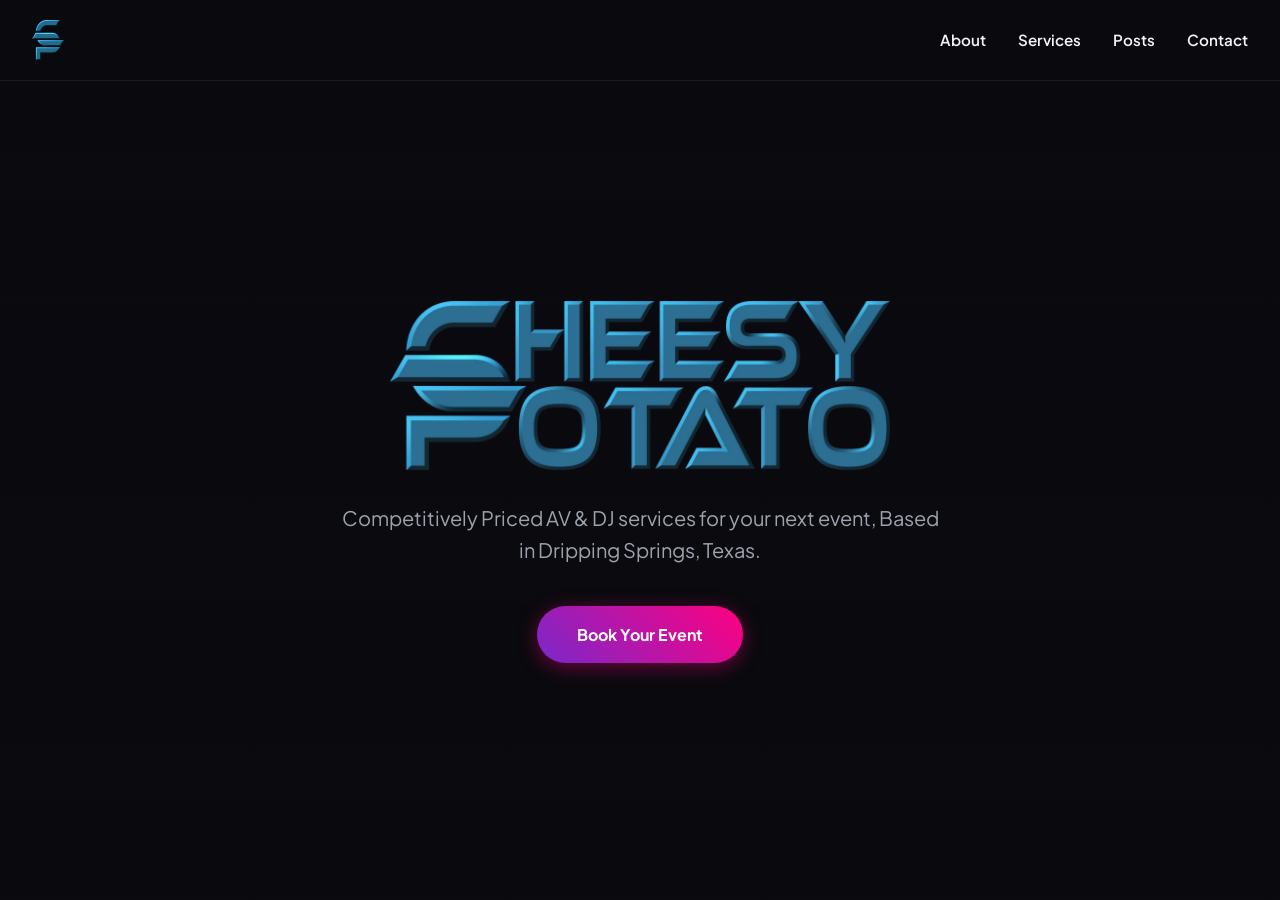
<file: index.html>
<!DOCTYPE html>
<html lang="en">
<head>
    <meta charset="UTF-8">
    <meta name="viewport" content="width=device-width, initial-scale=1.0">
    <title>DJ Cheesy Potato</title>
    
    <link rel="icon" type="image/png" href="logo_small.png">
    <link rel="preconnect" href="https://fonts.googleapis.com">
    <link rel="preconnect" href="https://fonts.gstatic.com" crossorigin>
    <link href="https://fonts.googleapis.com/css2?family=Plus+Jakarta+Sans:wght@300;400;600;800&display=swap" rel="stylesheet">
    <link rel="stylesheet" href="styles.css">
</head>
<body>

    <video autoplay loop muted playsinline id="bg-video">
        <source src="SetupTimelapse.mp4" type="video/mp4">
        Your browser does not support the video tag.
    </video>
    
    <div class="video-overlay"></div>

    <nav class="navbar">
        <a href="index.html" class="nav-logo">
            <img src="logo_small.png" alt="DJ Logo">
        </a>
        <button class="mobile-toggle" id="mobile-toggle" aria-label="Toggle Navigation">☰</button>
        <ul class="nav-links" id="nav-links">
            <li><a href="about.html">About</a></li>
            <li><a href="services.html">Services</a></li>
            <li><a href="socials.html">Posts</a></li>
            <li><a href="contact.html">Contact</a></li>
        </ul>
    </nav>

    <header class="hero">
        <img src="logo_wide.png" alt="DJ Main Logo" class="hero-logo-img">
        <p>Competitively Priced AV & DJ services for your next event, Based in Dripping Springs, Texas.</p>
        <a href="contact.html" class="btn">Book Your Event</a>
    </header>
    <script>
        document.getElementById('year').textContent = new Date().getFullYear();

        const mobileToggle = document.getElementById('mobile-toggle');
        const navLinks = document.getElementById('nav-links');

        mobileToggle.addEventListener('click', () => {
            navLinks.classList.toggle('active');
        });
    </script>
</body>
</html>
</file>
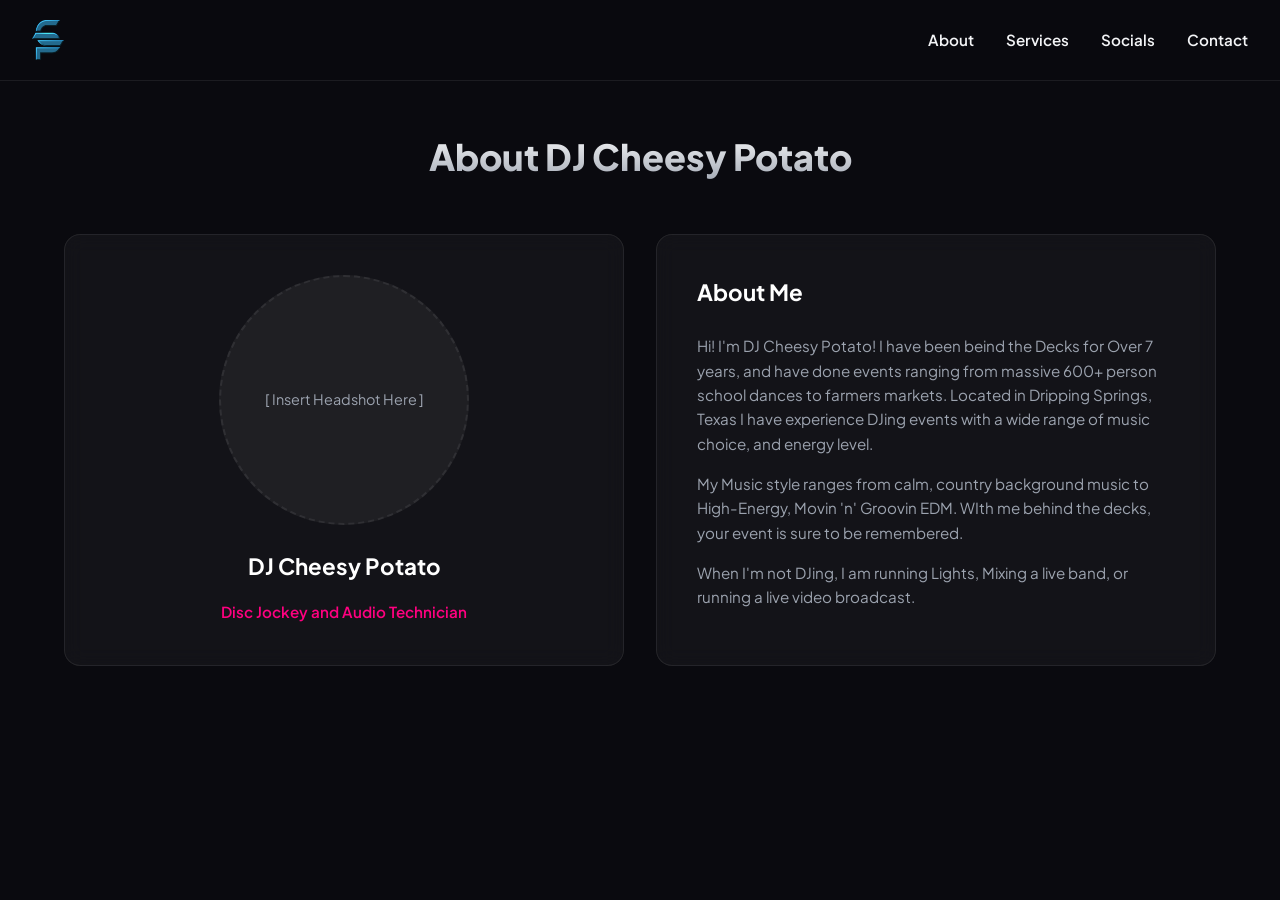
<file: about.html>
<!DOCTYPE html>
<html lang="en">
<head>
    <meta charset="UTF-8">
    <meta name="viewport" content="width=device-width, initial-scale=1.0">
    <title>About | DJ Cheesy Potato</title>
    
    <link rel="icon" type="image/png" href="logo_small.png">
    <link href="https://fonts.googleapis.com/css2?family=Plus+Jakarta+Sans:wght@300;400;600;800&display=swap" rel="stylesheet">
    <link rel="stylesheet" href="styles.css">
</head>
<body class="bg-image">

    <nav class="navbar">
        <a href="index.html" class="nav-logo">
            <img src="logo_small.png" alt="DJ Logo">
        </a>
        <button class="mobile-toggle" id="mobile-toggle" aria-label="Toggle Navigation">☰</button>
        <ul class="nav-links" id="nav-links">
            <li><a href="about.html">About</a></li>
            <li><a href="services.html">Services</a></li>
            <li><a href="socials.html">Socials</a></li>
            <li><a href="contact.html">Contact</a></li>
        </ul>
    </nav>

    <main class="page-content">
        <h2 class="section-title">About DJ Cheesy Potato</h2>
        
        <div class="grid">
            <div class="card text-center" style="display: flex; flex-direction: column; align-items: center; justify-content: center;">
                <div style="width: 250px; height: 250px; background: rgba(255,255,255,0.05); border-radius: 50%; border: 2px dashed var(--card-border); margin-bottom: 1.5rem; display: flex; align-items: center; justify-content: center; overflow: hidden;">
                    
                    <span style="color: var(--text-muted); font-size: 0.9rem;">[ Insert Headshot Here ]</span>
                </div>
                <h3>DJ Cheesy Potato</h3>
                <p style="color: var(--secondary-accent); font-weight: 600;">Disc Jockey and Audio Technician</p>
            </div>
            
            <div class="card">
                <h3 style="margin-bottom: 1.5rem;">About Me</h3>
                <p style="margin-bottom: 1rem;">Hi! I'm DJ Cheesy Potato! I have been beind the Decks for Over 7 years, and have done events ranging from massive 600+ person school dances to farmers markets. Located in Dripping Springs, Texas I have experience DJing events with a wide range of music choice, and energy level.</p>
                <p style="margin-bottom: 1rem;">My Music style ranges from calm, country background music to High-Energy, Movin 'n' Groovin EDM. WIth me behind the decks, your event is sure to be remembered.</p>
                <p>When I'm not DJing, I am running Lights, Mixing a live band, or running a live video broadcast.</p>
            </div>
        </div>
    </main>
    <script>
        document.getElementById('year').textContent = new Date().getFullYear();
        
        const mobileToggle = document.getElementById('mobile-toggle');
        const navLinks = document.getElementById('nav-links');
        
        mobileToggle.addEventListener('click', () => { 
            navLinks.classList.toggle('active'); 
        });
    </script>
</body>
</html>
</file>
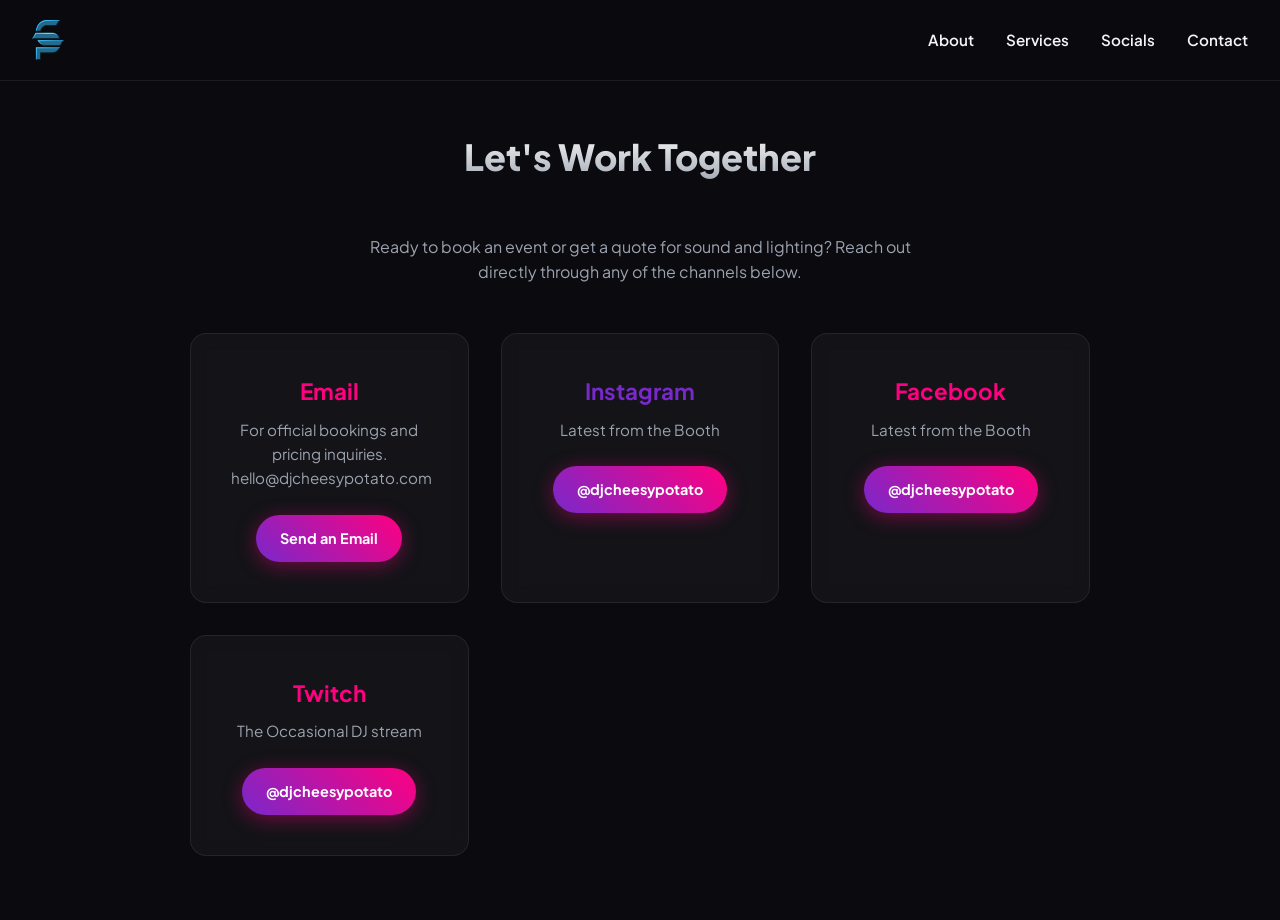
<file: contact.html>
<!DOCTYPE html>
<html lang="en">
<head>
    <meta charset="UTF-8">
    <meta name="viewport" content="width=device-width, initial-scale=1.0">
    <title>Contact | DJ Cheesy Potato</title>
    
    <link rel="icon" type="image/png" href="logo_small.png">
    <link href="https://fonts.googleapis.com/css2?family=Plus+Jakarta+Sans:wght@300;400;600;800&display=swap" rel="stylesheet">
    <link rel="stylesheet" href="styles.css">
</head>
<body class="bg-image">

    <nav class="navbar">
        <a href="index.html" class="nav-logo">
            <img src="logo_small.png" alt="DJ Logo">
        </a>
        <button class="mobile-toggle" id="mobile-toggle" aria-label="Toggle Navigation">☰</button>
        <ul class="nav-links" id="nav-links">
            <li><a href="about.html">About</a></li>
            <li><a href="services.html">Services</a></li>
            <li><a href="socials.html">Socials</a></li>
            <li><a href="contact.html">Contact</a></li>
        </ul>
    </nav>

    <main class="page-content">
        <h2 class="section-title">Let's Work Together</h2>
        <p class="text-center" style="max-width: 600px; margin: 0 auto 3rem; color: var(--text-muted);">
            Ready to book an event or get a quote for sound and lighting? Reach out directly through any of the channels below.
        </p>
        
        <div class="grid" style="max-width: 900px; margin: 0 auto; grid-template-columns: repeat(auto-fit, minmax(250px, 1fr));">
            
            <div class="card text-center">
                <h3 style="color: var(--secondary-accent); margin-bottom: 0.5rem;">Email</h3>
                <p style="margin-bottom: 1.5rem;">For official bookings and pricing inquiries. hello@djcheesypotato.com</p>
                <a href="mailto:hello@djcheesypotato.com" class="btn" style="padding: 0.75rem 1.5rem; font-size: 0.9rem;">Send an Email</a>
            </div>
            
            <div class="card text-center">
                <h3 style="color: var(--primary-accent); margin-bottom: 0.5rem;">Instagram</h3>
                <p style="margin-bottom: 1.5rem;">Latest from the Booth</p>
                <a href="https://instagram.com/djcheesypotato" target="_blank" rel="noopener noreferrer" class="btn" style="padding: 0.75rem 1.5rem; font-size: 0.9rem;">@djcheesypotato</a>
            </div>

            <div class="card text-center">
                <h3 style="color: var(--secondary-accent); margin-bottom: 0.5rem;">Facebook</h3>
                <p style="margin-bottom: 1.5rem;">Latest from the Booth</p>
                <a href="https://www.facebook.com/djcheesypotato" class="btn" style="padding: 0.75rem 1.5rem; font-size: 0.9rem;">@djcheesypotato</a>
            </div>

            <div class="card text-center">
                <h3 style="color: var(--secondary-accent); margin-bottom: 0.5rem;">Twitch</h3>
                <p style="margin-bottom: 1.5rem;">The Occasional DJ stream</p>
                <a href="https://twitch.tv/djcheesypotato" class="btn" style="padding: 0.75rem 1.5rem; font-size: 0.9rem;">@djcheesypotato</a>
            </div>


        </div>
    </main>
    <script>
        document.getElementById('year').textContent = new Date().getFullYear();
        
        const mobileToggle = document.getElementById('mobile-toggle');
        const navLinks = document.getElementById('nav-links');
        
        mobileToggle.addEventListener('click', () => { 
            navLinks.classList.toggle('active'); 
        });
    </script>
</body>
</html>
</file>
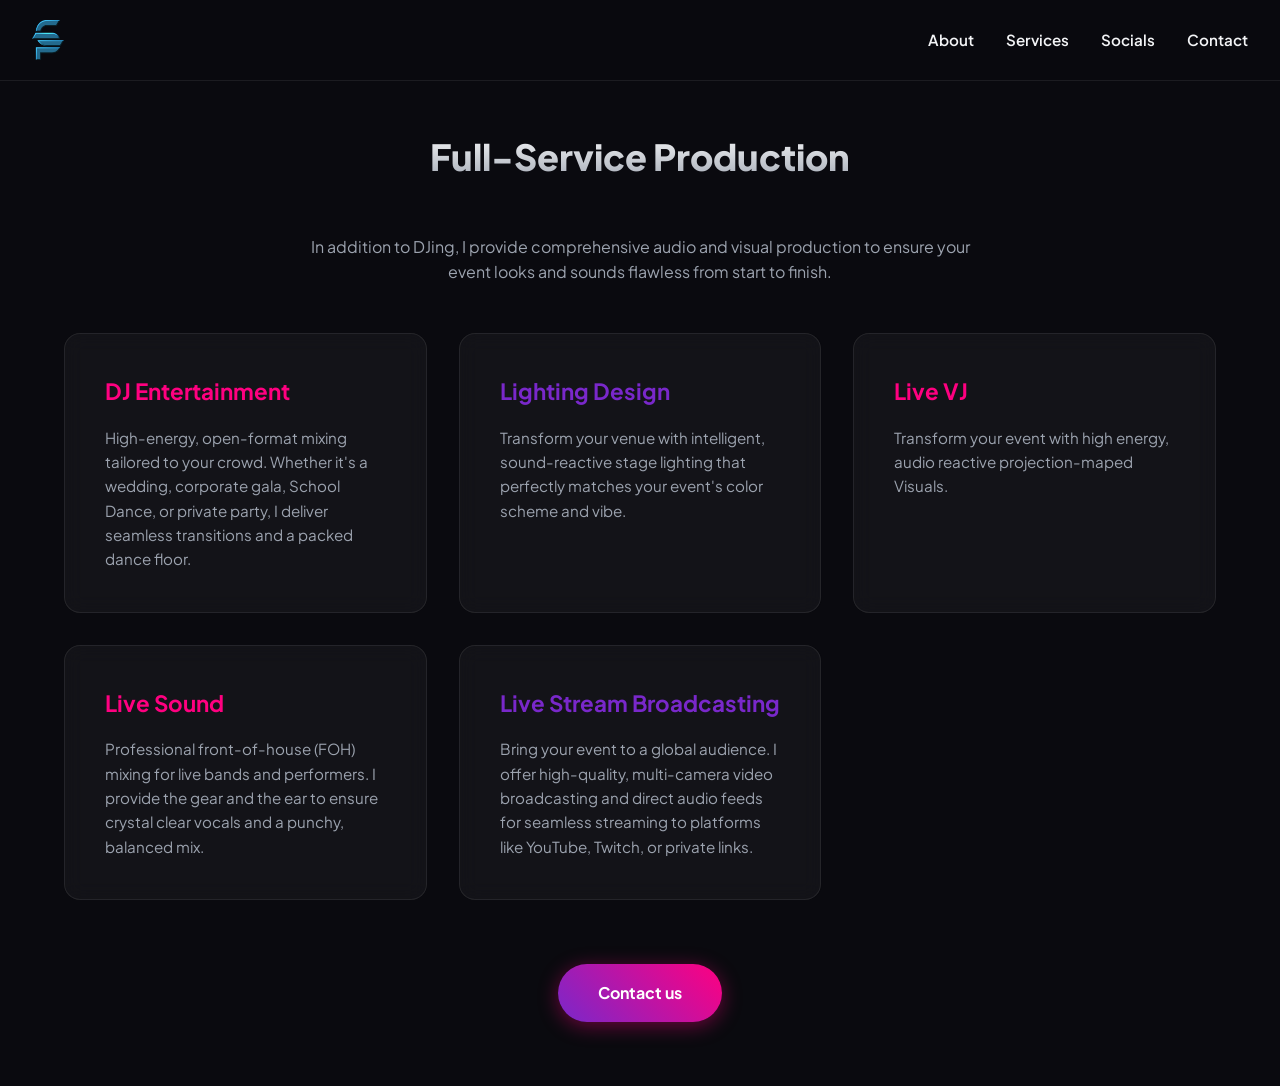
<file: services.html>
<!DOCTYPE html>
<html lang="en">
<head>
    <meta charset="UTF-8">
    <meta name="viewport" content="width=device-width, initial-scale=1.0">
    <title>Services | DJ Cheesy Potato</title>
    
    <link rel="icon" type="image/png" href="logo_small.png">
    <link href="https://fonts.googleapis.com/css2?family=Plus+Jakarta+Sans:wght@300;400;600;800&display=swap" rel="stylesheet">
    <link rel="stylesheet" href="styles.css">
</head>
<body class="bg-image">

    <nav class="navbar">
        <a href="index.html" class="nav-logo">
            <img src="logo_small.png" alt="DJ Logo">
        </a>
        <button class="mobile-toggle" id="mobile-toggle" aria-label="Toggle Navigation">☰</button>
        <ul class="nav-links" id="nav-links">
            <li><a href="about.html">About</a></li>
            <li><a href="services.html">Services</a></li>
            <li><a href="socials.html">Socials</a></li>
            <li><a href="contact.html">Contact</a></li>
        </ul>
    </nav>

    <main class="page-content">
        <h2 class="section-title">Full-Service Production</h2>
        <p class="text-center" style="max-width: 700px; margin: 0 auto 3rem; color: var(--text-muted);">
            In addition to DJing, I provide comprehensive audio and visual production to ensure your event looks and sounds flawless from start to finish.
        </p>
        
        <div class="grid">
            <div class="card">
                <h3 style="color: var(--secondary-accent);">DJ Entertainment</h3>
                <p>High-energy, open-format mixing tailored to your crowd. Whether it's a wedding, corporate gala, School Dance, or private party, I deliver seamless transitions and a packed dance floor.</p>
            </div>
            
            <div class="card">
                <h3 style="color: var(--primary-accent);">Lighting Design</h3>
                <p>Transform your venue with intelligent, sound-reactive stage lighting that perfectly matches your event's color scheme and vibe.</p>
            </div>
            
            <div class="card">
                <h3 style="color: var(--secondary-accent);">Live VJ</h3>
                <p>Transform your event with high energy, audio reactive projection-maped Visuals. </p>
            </div>

            <div class="card">
                <h3 style="color: var(--secondary-accent);">Live Sound</h3>
                <p>Professional front-of-house (FOH) mixing for live bands and performers. I provide the gear and the ear to ensure crystal clear vocals and a punchy, balanced mix.</p>
            </div>

            <div class="card">
                <h3 style="color: var(--primary-accent);">Live Stream Broadcasting</h3>
                <p>Bring your event to a global audience. I offer high-quality, multi-camera video broadcasting and direct audio feeds for seamless streaming to platforms like YouTube, Twitch, or private links.</p>
            </div>
        </div>
        
        <div class="text-center" style="margin-top: 4rem;">
            <a href="contact.html" class="btn">Contact us</a>
        </div>
    </main>
    <script>
        document.getElementById('year').textContent = new Date().getFullYear();
        
        const mobileToggle = document.getElementById('mobile-toggle');
        const navLinks = document.getElementById('nav-links');
        
        mobileToggle.addEventListener('click', () => { 
            navLinks.classList.toggle('active'); 
        });
    </script>
</body>
</html>
</file>
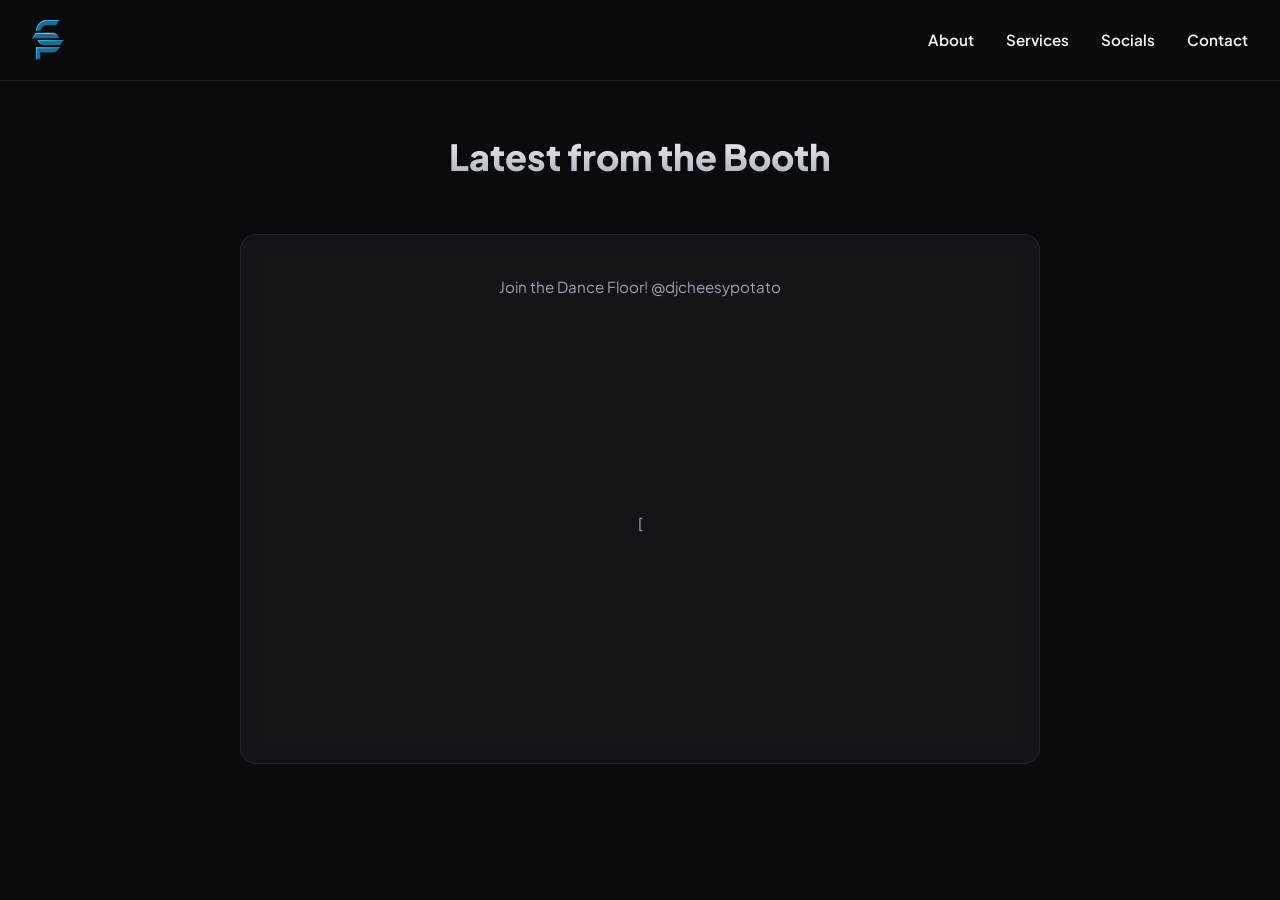
<file: socials.html>
<!DOCTYPE html>
<html lang="en">
<head>
    <meta charset="UTF-8">
    <meta name="viewport" content="width=device-width, initial-scale=1.0">
    <title>Socials | DJ Cheesy Potato</title>
    <link rel="icon" type="image/png" href="logo_small.png">
    <link href="https://fonts.googleapis.com/css2?family=Plus+Jakarta+Sans:wght@300;400;600;800&display=swap" rel="stylesheet">
    <link rel="stylesheet" href="styles.css">
</head>
<body class="bg-image">

    <nav class="navbar">
        <a href="index.html" class="nav-logo">
            <img src="logo_small.png" alt="DJ Logo">
        </a>
        <button class="mobile-toggle" id="mobile-toggle" aria-label="Toggle Navigation">☰</button>
        <ul class="nav-links" id="nav-links">
            <li><a href="about.html">About</a></li>
            <li><a href="services.html">Services</a></li>
            <li><a href="socials.html">Socials</a></li>
            <li><a href="contact.html">Contact</a></li>
        </ul>
    </nav>

    <main class="page-content">
        <h2 class="section-title">Latest from the Booth</h2>
        
        <div class="card text-center" style="max-width: 800px; margin: 0 auto;">
            <p class="mb-1-5">Join the Dance Floor! @djcheesypotato</p>
            
            <div class="embed-placeholder" style="padding: 1rem; min-height: 400px; display: flex; align-items: center; justify-content: center;">
                
                <p style="color: var(--text-muted);">[
                    <!-- Elfsight Instagram Feed | Untitled Instagram Feed -->
                    <script src="https://elfsightcdn.com/platform.js" async></script>
                    <div class="elfsight-app-34f97f60-3108-45bb-9b69-4dded03f3205" data-elfsight-app-lazy></div>
                </p>
                
            </div>
        </div>
    </main>
    <script>
        document.getElementById('year').textContent = new Date().getFullYear();
        const mobileToggle = document.getElementById('mobile-toggle');
        const navLinks = document.getElementById('nav-links');
        mobileToggle.addEventListener('click', () => { navLinks.classList.toggle('active'); });
    </script>
</body>
</html>
</file>
<file: styles.css>
/* --- CSS RESET & VARIABLES --- */
:root {
    --bg-dark: #0a0a0f;
    --card-bg: rgba(255, 255, 255, 0.04);
    --card-border: rgba(255, 255, 255, 0.08);
    --primary-accent: #7928CA;
    --secondary-accent: #FF0080;
    --text-main: #f3f4f6;
    --text-muted: #9ca3af;
    --transition: all 0.3s cubic-bezier(0.4, 0, 0.2, 1);
}

* {
    margin: 0;
    padding: 0;
    box-sizing: border-box;
}

body {
    font-family: 'Plus Jakarta Sans', sans-serif;
    background-color: var(--bg-dark);
    color: var(--text-main);
    overflow-x: hidden;
    line-height: 1.6;
    display: flex;
    flex-direction: column;
    min-height: 100vh;
}

/* --- VIDEO BACKGROUND --- */
#bg-video {
    position: fixed;
    top: 0;
    left: 0;
    width: 100vw;
    height: 100vh;
    object-fit: cover; /* Ensures the video scales to fill the screen without stretching */
    z-index: -2; /* Keeps the video at the very back */
    /* ADD THESE LINES TO ZOOM/CROP */
    transform: scale(1.3); /* 1.2 zooms in 20%. Increase to 1.3 or 1.5 for more crop */
    transform-origin: top center; /* Keeps the zoom focused on the dead center */
}

.video-overlay {
    position: fixed;
    top: 0;
    left: 0;
    width: 100vw;
    height: 100vh;
    /* Keeps your dark tint over the video so text pops */
    background: linear-gradient(rgba(10, 10, 15, 0.6), rgba(10, 10, 15, 0.9)); 
    z-index: -1;
    pointer-events: none; /* Prevents the overlay from blocking clicks */
}
/* --- NAVBAR --- */
.navbar {
    position: fixed;
    top: 0;
    width: 100%;
    display: flex;
    justify-content: space-between;
    align-items: center;
    padding: 1.25rem 2rem;
    background: rgba(10, 10, 15, 0.75);
    backdrop-filter: blur(16px);
    -webkit-backdrop-filter: blur(16px);
    z-index: 1000;
    border-bottom: 1px solid var(--card-border);
}

.nav-logo img {
    height: 40px;
    width: auto;
    display: block;
}

.nav-links {
    display: flex;
    gap: 2rem;
    list-style: none;
}

.nav-links a {
    color: var(--text-main);
    text-decoration: none;
    font-weight: 600;
    font-size: 0.95rem;
    transition: var(--transition);
}

.nav-links a:hover {
    color: var(--secondary-accent);
}

.mobile-toggle {
    display: none;
    background: none;
    border: none;
    color: var(--text-main);
    font-size: 1.8rem;
    cursor: pointer;
}

/* --- HERO SECTION (Homepage Only) --- */
.hero {
    flex: 1; /* Pushes footer to bottom */
    display: flex;
    flex-direction: column;
    justify-content: center;
    align-items: center;
    text-align: center;
    padding: 8rem 1.5rem 4rem;
}

.hero-logo-img {
    max-width: 500px;
    width: 90%;
    height: auto;
    margin-bottom: 2rem;
    
    /* ADD THIS LINE */
    mix-blend-mode: screen; 
    
    /* You might want to remove the drop-shadow if it looks weird with the blend mode */
    /* filter: drop-shadow(0 10px 20px rgba(0,0,0,0.5)); */ 
}

.hero p {
    font-size: 1.25rem;
    color: var(--text-muted);
    max-width: 600px;
    margin-bottom: 2.5rem;
}

/* --- SUBPAGE LAYOUTS --- */
.page-content {
    flex: 1; /* Pushes footer to bottom */
    padding: 8rem 1.5rem 4rem;
    max-width: 1200px;
    margin: 0 auto;
    width: 100%;
}

.section-title {
    font-size: 2.25rem;
    font-weight: 800;
    text-align: center;
    margin-bottom: 3rem;
    background: linear-gradient(180deg, #fff 0%, var(--text-muted) 100%);
    -webkit-background-clip: text;
    -webkit-text-fill-color: transparent;
}

/* --- BUTTONS --- */
.btn {
    display: inline-block;
    padding: 1rem 2.5rem;
    border-radius: 50px;
    font-weight: 700;
    text-decoration: none;
    color: #fff;
    background: linear-gradient(45deg, var(--primary-accent), var(--secondary-accent));
    box-shadow: 0 4px 20px rgba(255, 0, 128, 0.4);
    transition: var(--transition);
    border: none;
    cursor: pointer;
}

.btn:hover {
    transform: translateY(-3px);
    box-shadow: 0 8px 30px rgba(255, 0, 128, 0.6);
}

.btn-full { width: 100%; }

/* --- GRID & CARDS --- */
.grid {
    display: grid;
    grid-template-columns: repeat(auto-fit, minmax(300px, 1fr));
    gap: 2rem;
}

.card {
    background: var(--card-bg);
    border: 1px solid var(--card-border);
    border-radius: 16px;
    padding: 2.5rem;
    backdrop-filter: blur(10px);
    transition: var(--transition);
}

.card h3 {
    font-size: 1.4rem;
    margin-bottom: 1rem;
    color: #fff;
}

.card p { color: var(--text-muted); font-size: 0.95rem; }
.text-center { text-align: center; }
.mb-1-5 { margin-bottom: 1.5rem; }

/* --- CONTACT FORM --- */
.contact-form {
    max-width: 600px;
    margin: 0 auto;
    display: flex;
    flex-direction: column;
    gap: 1.25rem;
}

.form-group input,
.form-group textarea {
    width: 100%;
    padding: 1rem 1.25rem;
    background: rgba(255, 255, 255, 0.05);
    border: 1px solid var(--card-border);
    border-radius: 10px;
    color: var(--text-main);
    font-size: 1rem;
    outline: none;
    transition: var(--transition);
}

.form-group input:focus,
.form-group textarea:focus {
    border-color: var(--secondary-accent);
    background: rgba(255, 255, 255, 0.08);
}

/* --- FOOTER --- */
footer {
    text-align: center;
    padding: 2rem 1.5rem;
    border-top: 1px solid var(--card-border);
    color: var(--text-muted);
    font-size: 0.9rem;
    background: var(--bg-dark);
}

/* --- RESPONSIVE --- */
@media (max-width: 768px) {
    .nav-links {
        position: fixed;
        top: 70px;
        right: -100%;
        width: 100%;
        height: calc(100vh - 70px);
        background: var(--bg-dark);
        flex-direction: column;
        align-items: center;
        justify-content: center;
        transition: var(--transition);
    }
    .nav-links.active { right: 0; }
    .mobile-toggle { display: block; }
}
</file>
